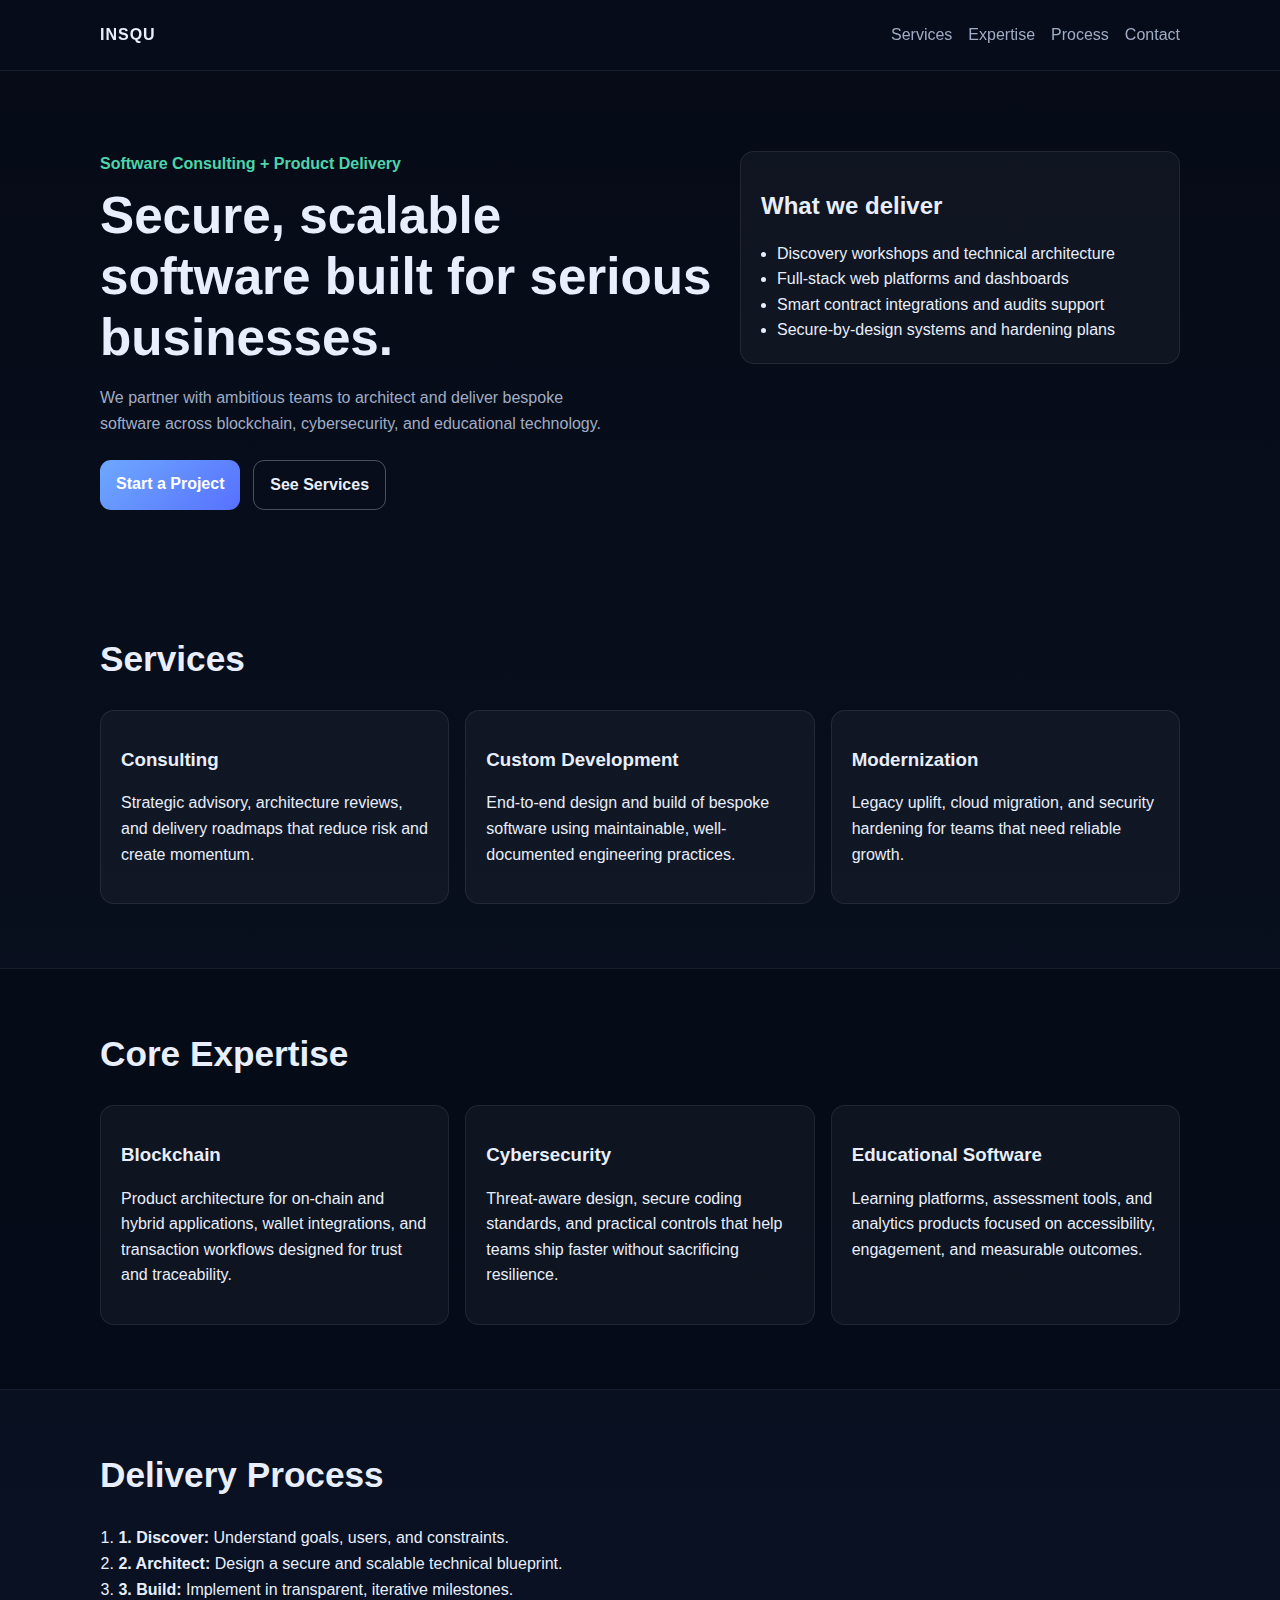
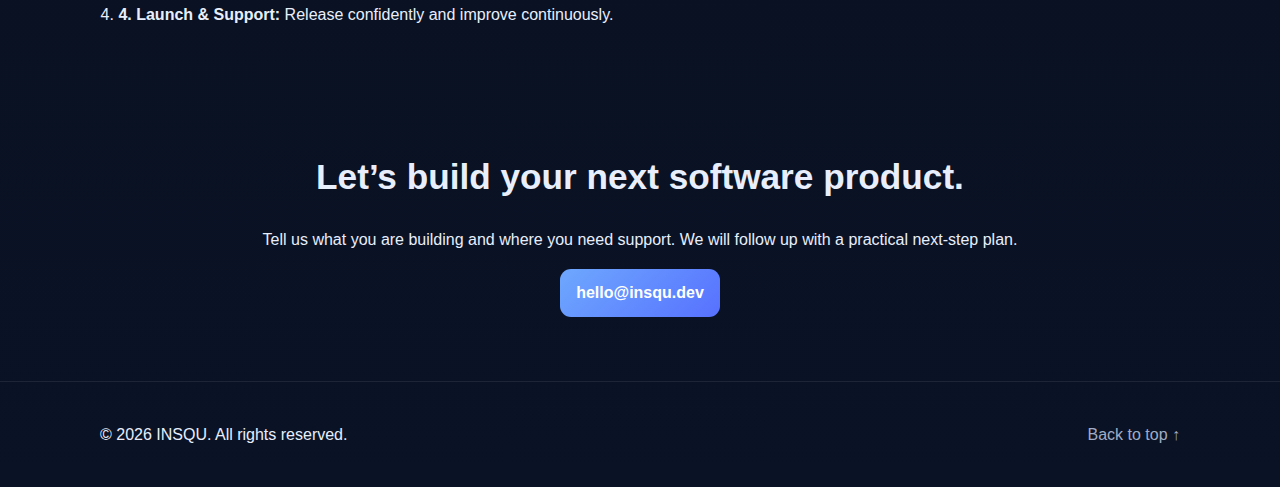
<file: index.html>
<!DOCTYPE html>
<html lang="en">
<head>
  <meta charset="UTF-8" />
  <meta name="viewport" content="width=device-width, initial-scale=1.0" />
  <meta
    name="description"
    content="INSQU builds bespoke software products in blockchain, cybersecurity, and educational technology."
  />
  <title>INSQU | Bespoke Software Development</title>
  <link rel="stylesheet" href="styles.css" />
</head>
<body>
  <header class="site-header" id="top">
    <div class="container nav-wrap">
      <a class="brand" href="#top">INSQU</a>
      <button class="menu-toggle" aria-expanded="false" aria-controls="site-nav">
        Menu
      </button>
      <nav id="site-nav" class="site-nav">
        <a href="#services">Services</a>
        <a href="#expertise">Expertise</a>
        <a href="#process">Process</a>
        <a href="#contact">Contact</a>
      </nav>
    </div>
  </header>

  <main>
    <section class="hero">
      <div class="container hero-grid">
        <div>
          <p class="eyebrow">Software Consulting + Product Delivery</p>
          <h1>Secure, scalable software built for serious businesses.</h1>
          <p class="lead">
            We partner with ambitious teams to architect and deliver bespoke software across
            blockchain, cybersecurity, and educational technology.
          </p>
          <div class="hero-actions">
            <a class="btn btn-primary" href="#contact">Start a Project</a>
            <a class="btn btn-secondary" href="#services">See Services</a>
          </div>
        </div>
        <aside class="hero-card">
          <h2>What we deliver</h2>
          <ul>
            <li>Discovery workshops and technical architecture</li>
            <li>Full-stack web platforms and dashboards</li>
            <li>Smart contract integrations and audits support</li>
            <li>Secure-by-design systems and hardening plans</li>
          </ul>
        </aside>
      </div>
    </section>

    <section class="section" id="services">
      <div class="container">
        <h2>Services</h2>
        <div class="cards">
          <article class="card">
            <h3>Consulting</h3>
            <p>
              Strategic advisory, architecture reviews, and delivery roadmaps that reduce risk and
              create momentum.
            </p>
          </article>
          <article class="card">
            <h3>Custom Development</h3>
            <p>
              End-to-end design and build of bespoke software using maintainable, well-documented
              engineering practices.
            </p>
          </article>
          <article class="card">
            <h3>Modernization</h3>
            <p>
              Legacy uplift, cloud migration, and security hardening for teams that need reliable
              growth.
            </p>
          </article>
        </div>
      </div>
    </section>

    <section class="section section-dark" id="expertise">
      <div class="container">
        <h2>Core Expertise</h2>
        <div class="pillars">
          <div>
            <h3>Blockchain</h3>
            <p>
              Product architecture for on-chain and hybrid applications, wallet integrations, and
              transaction workflows designed for trust and traceability.
            </p>
          </div>
          <div>
            <h3>Cybersecurity</h3>
            <p>
              Threat-aware design, secure coding standards, and practical controls that help teams
              ship faster without sacrificing resilience.
            </p>
          </div>
          <div>
            <h3>Educational Software</h3>
            <p>
              Learning platforms, assessment tools, and analytics products focused on accessibility,
              engagement, and measurable outcomes.
            </p>
          </div>
        </div>
      </div>
    </section>

    <section class="section" id="process">
      <div class="container">
        <h2>Delivery Process</h2>
        <ol class="timeline">
          <li><strong>1. Discover:</strong> Understand goals, users, and constraints.</li>
          <li><strong>2. Architect:</strong> Design a secure and scalable technical blueprint.</li>
          <li><strong>3. Build:</strong> Implement in transparent, iterative milestones.</li>
          <li><strong>4. Launch & Support:</strong> Release confidently and improve continuously.</li>
        </ol>
      </div>
    </section>

    <section class="section cta" id="contact">
      <div class="container">
        <h2>Let’s build your next software product.</h2>
        <p>
          Tell us what you are building and where you need support. We will follow up with a
          practical next-step plan.
        </p>
        <a class="btn btn-primary" href="mailto:hello@insqu.dev">hello@insqu.dev</a>
      </div>
    </section>
  </main>

  <footer class="site-footer">
    <div class="container footer-content">
      <p>© <span id="year"></span> INSQU. All rights reserved.</p>
      <a href="#top">Back to top ↑</a>
    </div>
  </footer>

  <script src="script.js"></script>
</body>
</html>
</file>
<file: styles.css>
:root {
  --bg: #070d1a;
  --panel: #0f172a;
  --muted: #a0acc5;
  --text: #e8eefc;
  --accent: #6ea8fe;
  --accent-2: #4dd4ac;
  --max: 1080px;
  --radius: 14px;
}

* {
  box-sizing: border-box;
}

html {
  scroll-behavior: smooth;
}

body {
  margin: 0;
  font-family: Inter, Segoe UI, Roboto, Helvetica, Arial, sans-serif;
  background: linear-gradient(180deg, #060b16 0%, #0a1326 100%);
  color: var(--text);
  line-height: 1.6;
}

.container {
  width: min(100% - 2rem, var(--max));
  margin-inline: auto;
}

.site-header {
  position: sticky;
  top: 0;
  z-index: 20;
  background: rgba(7, 13, 26, 0.86);
  backdrop-filter: blur(10px);
  border-bottom: 1px solid rgba(255, 255, 255, 0.08);
}

.nav-wrap {
  display: flex;
  align-items: center;
  justify-content: space-between;
  min-height: 70px;
}

.brand {
  color: var(--text);
  text-decoration: none;
  letter-spacing: 1px;
  font-weight: 800;
}

.site-nav {
  display: flex;
  gap: 1rem;
}

.site-nav a,
.site-footer a {
  color: var(--muted);
  text-decoration: none;
}

.site-nav a:hover,
.site-footer a:hover {
  color: var(--text);
}

.menu-toggle {
  display: none;
  background: transparent;
  color: var(--text);
  border: 1px solid rgba(255, 255, 255, 0.2);
  border-radius: 10px;
  padding: 0.4rem 0.75rem;
}

.hero {
  padding: 5rem 0 4rem;
}

.hero-grid {
  display: grid;
  gap: 1.5rem;
  grid-template-columns: 1.4fr 1fr;
  align-items: start;
}

.eyebrow {
  color: var(--accent-2);
  font-weight: 700;
  margin: 0;
}

h1,
h2,
h3 {
  line-height: 1.2;
}

h1 {
  font-size: clamp(2rem, 4vw, 3.3rem);
  margin: 0.5rem 0 1rem;
}

.lead {
  color: var(--muted);
  max-width: 58ch;
}

.hero-card,
.card,
.pillars > div {
  background: rgba(255, 255, 255, 0.04);
  border: 1px solid rgba(255, 255, 255, 0.08);
  border-radius: var(--radius);
  padding: 1.25rem;
}

.hero-card ul {
  margin: 0;
  padding-left: 1rem;
}

.hero-actions {
  margin-top: 1.5rem;
  display: flex;
  gap: 0.8rem;
  flex-wrap: wrap;
}

.btn {
  text-decoration: none;
  padding: 0.7rem 1rem;
  border-radius: 11px;
  display: inline-block;
  font-weight: 700;
}

.btn-primary {
  background: linear-gradient(135deg, var(--accent), #5771ff);
  color: white;
}

.btn-secondary {
  border: 1px solid rgba(255, 255, 255, 0.28);
  color: var(--text);
}

.section {
  padding: 4rem 0;
}

.section h2 {
  margin-top: 0;
  font-size: clamp(1.5rem, 3vw, 2.2rem);
}

.cards {
  display: grid;
  gap: 1rem;
  grid-template-columns: repeat(3, 1fr);
}

.section-dark {
  background: rgba(4, 9, 20, 0.65);
  border-block: 1px solid rgba(255, 255, 255, 0.08);
}

.pillars {
  display: grid;
  gap: 1rem;
  grid-template-columns: repeat(3, 1fr);
}

.timeline {
  margin: 0;
  padding-left: 1.15rem;
}

.cta {
  text-align: center;
}

.site-footer {
  border-top: 1px solid rgba(255, 255, 255, 0.08);
  padding: 1.5rem 0;
}

.footer-content {
  display: flex;
  align-items: center;
  justify-content: space-between;
}

@media (max-width: 860px) {
  .hero-grid,
  .cards,
  .pillars {
    grid-template-columns: 1fr;
  }

  .menu-toggle {
    display: block;
  }

  .site-nav {
    display: none;
    position: absolute;
    top: 70px;
    right: 1rem;
    background: #0b1429;
    border: 1px solid rgba(255, 255, 255, 0.15);
    border-radius: 10px;
    padding: 0.8rem;
    flex-direction: column;
    min-width: 170px;
  }

  .site-nav.open {
    display: flex;
  }

  .footer-content {
    flex-direction: column;
    gap: 0.5rem;
  }
}
</file>
